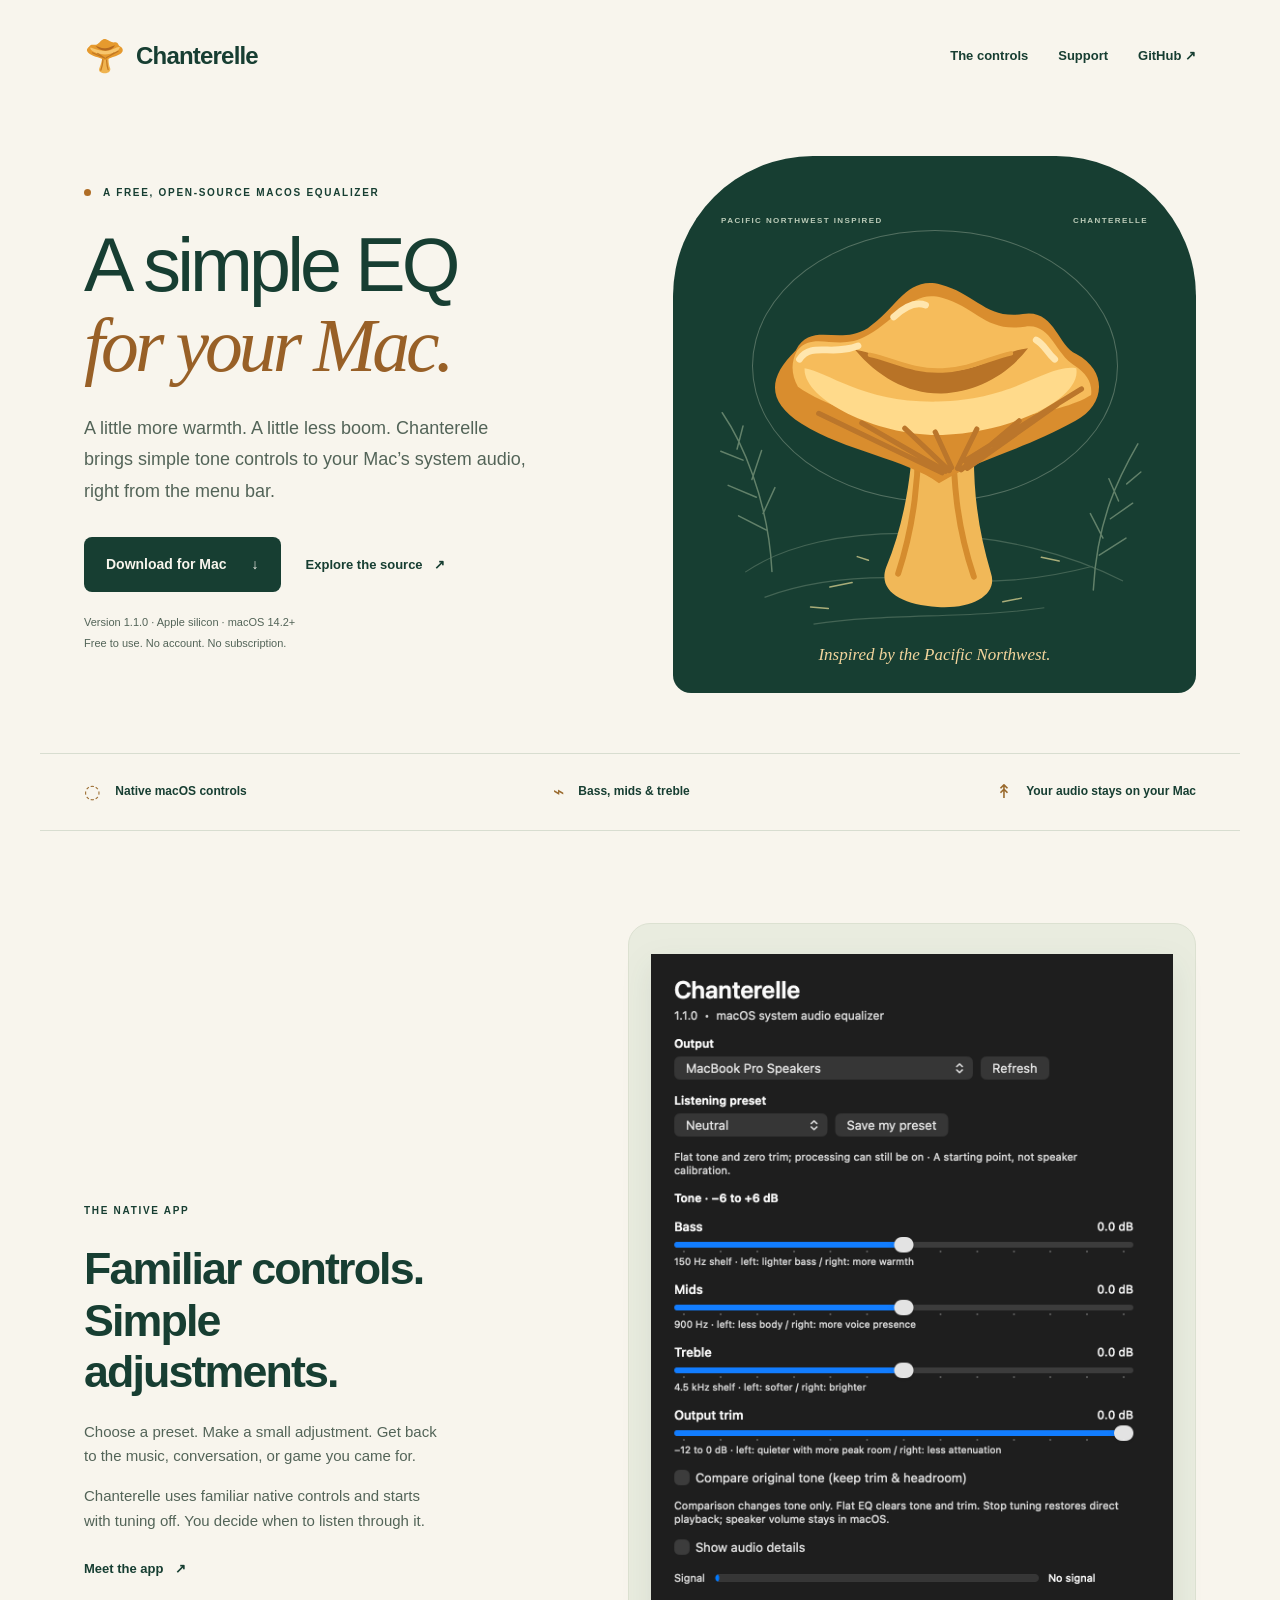
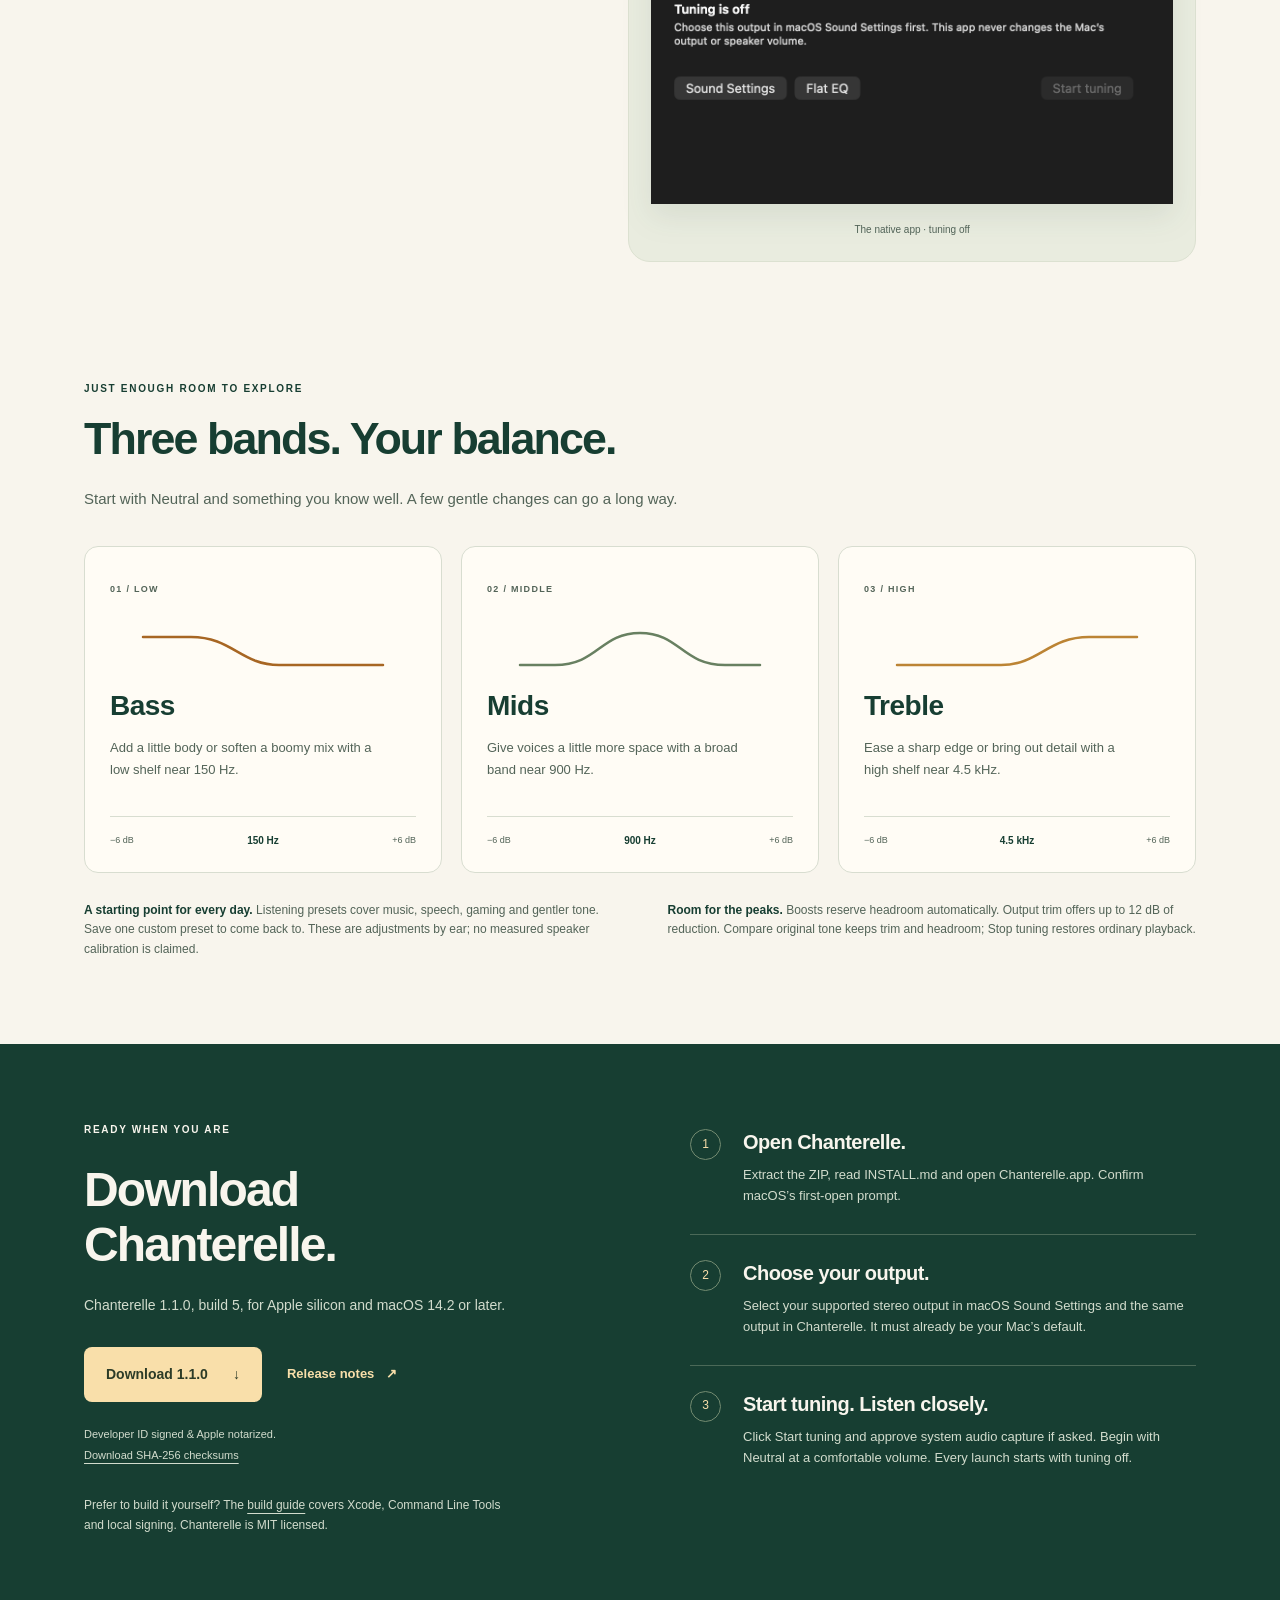
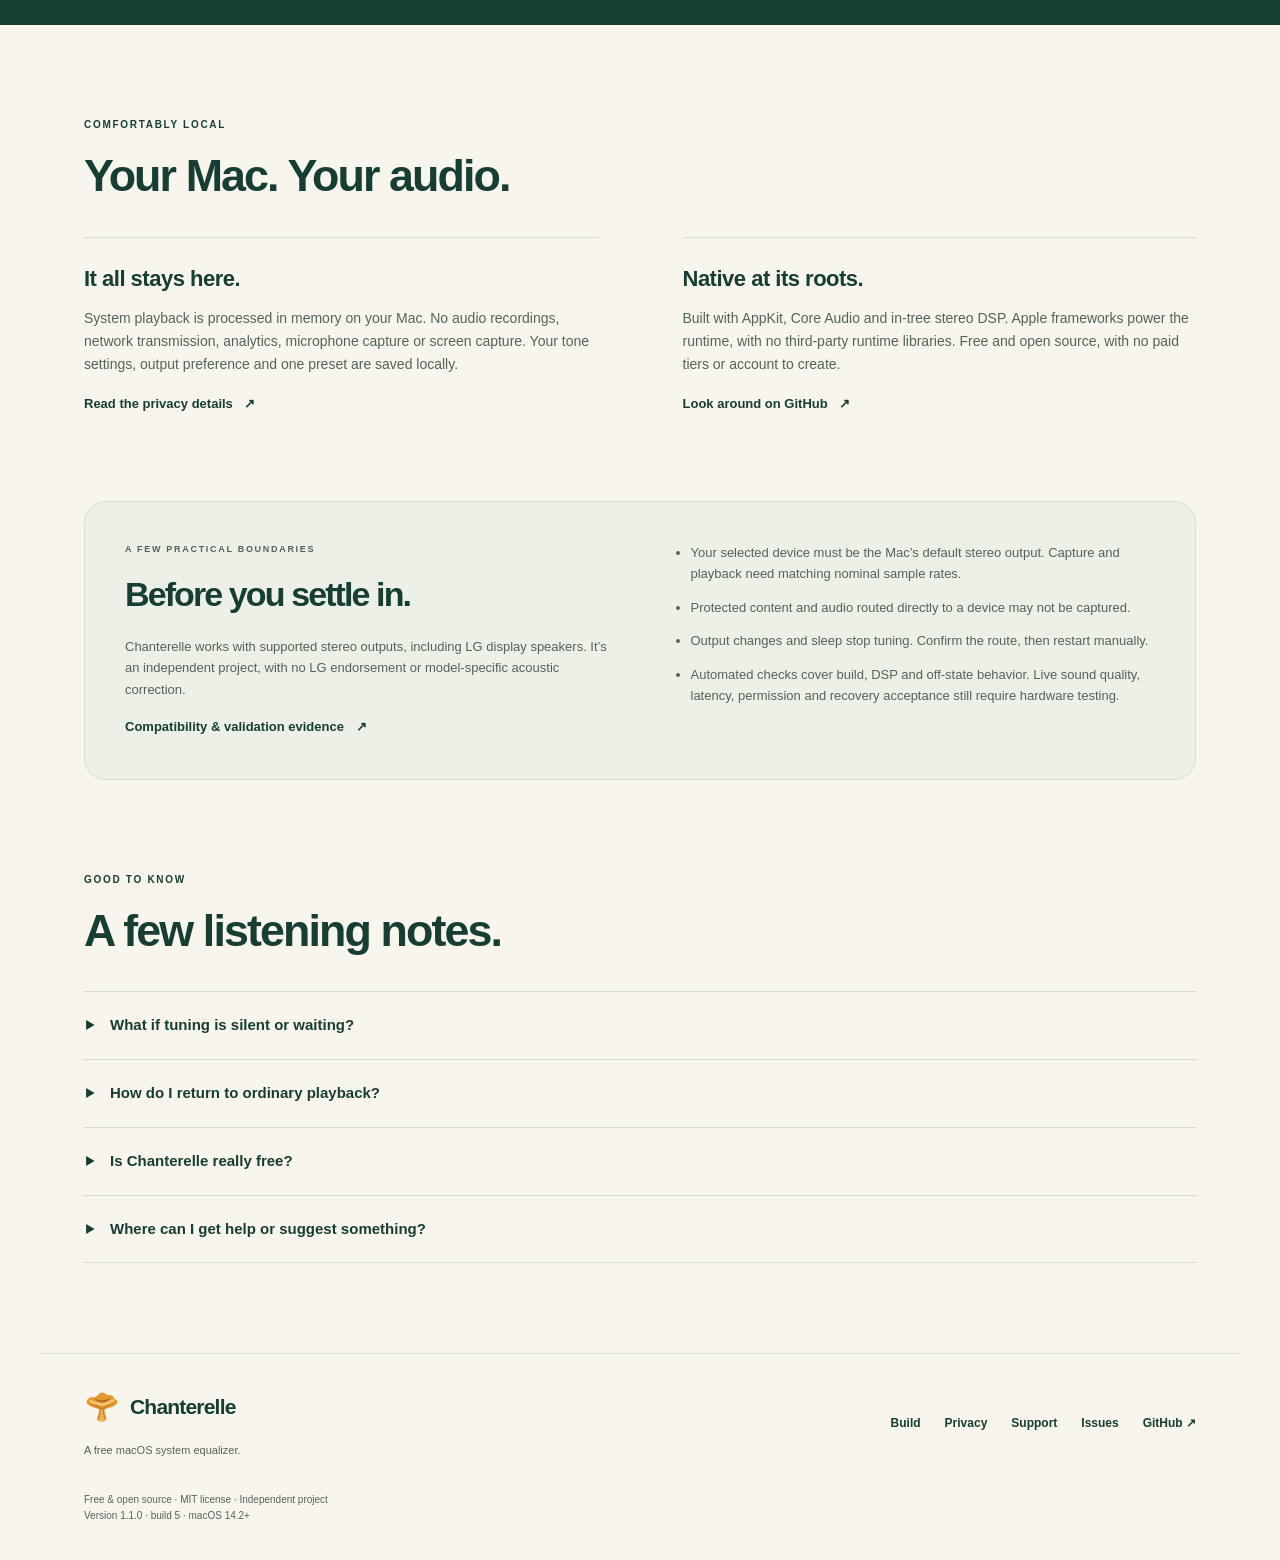
<file: docs/index.html>
<!doctype html>
<html lang="en">
<head>
  <meta charset="utf-8">
  <meta name="viewport" content="width=device-width, initial-scale=1">
  <meta name="description" content="Chanterelle is a free, open-source macOS system equalizer. Shape your sound with simple native controls. Local processing, no subscriptions.">
  <meta name="theme-color" content="#173e32">
  <meta name="color-scheme" content="light">
  <title>Chanterelle — Free macOS audio equalizer</title>
  <link rel="canonical" href="https://fcw1987.github.io/Chanterelle/">
  <link rel="icon" type="image/svg+xml" href="assets/mark.svg">
  <link rel="stylesheet" href="assets/site.css">
</head>
<body>
<a class="skip" href="#main">Skip to content</a>
<header id="top" class="header wrap">
  <a class="brand" href="index.html" aria-label="Chanterelle home"><img src="assets/mark.svg" width="42" height="42" alt=""><span>Chanterelle</span></a>
  <nav aria-label="Main navigation"><a href="#controls">The controls</a><a href="support.html">Support</a><a href="https://github.com/fcw1987/Chanterelle">GitHub <span aria-hidden="true">↗</span></a></nav>
</header>
<main id="main">
  <section class="hero wrap" aria-labelledby="hero-title">
    <div class="hero-copy">
      <p class="eyebrow"><span class="dot"></span> A FREE, OPEN-SOURCE MACOS EQUALIZER</p>
      <h1 id="hero-title">A simple EQ<br> <em>for your Mac.</em></h1>
      <p class="lede">A little more warmth. A little less boom. Chanterelle brings simple tone controls to your Mac’s system audio, right from the menu bar.</p>
      <div class="actions"><a class="button" href="https://github.com/fcw1987/Chanterelle/releases/download/v1.1.0/Chanterelle-1.1.0-macos-arm64.zip">Download for Mac <span aria-hidden="true">↓</span></a><a class="text-link" href="https://github.com/fcw1987/Chanterelle">Explore the source <span aria-hidden="true">↗</span></a></div>
      <p class="micro">Version 1.1.0 · Apple silicon · macOS 14.2+<br> Free to use. No account. No subscription.</p>
    </div>
    <figure class="forest-art"><div class="art-label"><span>PACIFIC NORTHWEST INSPIRED</span><span aria-hidden="true">CHANTERELLE</span></div><img src="assets/forest.svg" width="640" height="600" alt="A golden chanterelle mushroom growing among fern fronds"><figcaption>Inspired by the Pacific Northwest.</figcaption></figure>
  </section>
  <div class="qualities wrap" aria-label="Chanterelle at a glance"><p><span aria-hidden="true">◌</span> Native macOS controls</p><p><span aria-hidden="true">⌁</span> Bass, mids &amp; treble</p><p><span aria-hidden="true">↟</span> Your audio stays on your Mac</p></div>
  <section class="section wrap app-demo" aria-labelledby="app-title">
    <div class="demo-copy"><p class="eyebrow">THE NATIVE APP</p><h2 id="app-title">Familiar controls.<br> Simple adjustments.</h2><p>Choose a preset. Make a small adjustment. Get back to the music, conversation, or game you came for.</p><p>Chanterelle uses familiar native controls and starts with tuning off. You decide when to listen through it.</p><a class="text-link" href="https://github.com/fcw1987/Chanterelle/blob/main/docs/USAGE.md">Meet the app <span aria-hidden="true">↗</span></a></div>
    <figure class="app-shot"><img src="assets/app-window.png" alt="Chanterelle’s native macOS window with tuning off, listening presets, and bass, mids, treble and output trim controls" width="540" loading="lazy"><figcaption>The native app · tuning off</figcaption></figure>
  </section>
  <section id="controls" class="section wrap controls" aria-labelledby="controls-title">
    <div class="section-head"><p class="eyebrow">JUST ENOUGH ROOM TO EXPLORE</p><h2 id="controls-title">Three bands. Your balance.</h2><p>Start with Neutral and something you know well. A few gentle changes can go a long way.</p></div>
    <div class="cards">
      <article class="card"><span class="number">01 / LOW</span><div class="band-drawing bass" aria-hidden="true"><svg viewBox="0 0 240 64"><path d="M0 20h48c41 0 50 28 88 28h104"/></svg></div><h3>Bass</h3><p>Add a little body or soften a boomy mix with a low shelf near 150 Hz.</p><div class="range"><span>−6 dB</span><b>150 Hz</b><span>+6 dB</span></div></article>
      <article class="card"><span class="number">02 / MIDDLE</span><div class="band-drawing mids" aria-hidden="true"><svg viewBox="0 0 240 64"><path d="M0 48h35c43 0 45-32 85-32s42 32 85 32h35"/></svg></div><h3>Mids</h3><p>Give voices a little more space with a broad band near 900 Hz.</p><div class="range"><span>−6 dB</span><b>900 Hz</b><span>+6 dB</span></div></article>
      <article class="card"><span class="number">03 / HIGH</span><div class="band-drawing treble" aria-hidden="true"><svg viewBox="0 0 240 64"><path d="M0 48h104c38 0 47-28 88-28h48"/></svg></div><h3>Treble</h3><p>Ease a sharp edge or bring out detail with a high shelf near 4.5 kHz.</p><div class="range"><span>−6 dB</span><b>4.5 kHz</b><span>+6 dB</span></div></article>
    </div>
    <div class="control-notes"><p><strong>A starting point for every day.</strong> Listening presets cover music, speech, gaming and gentler tone. Save one custom preset to come back to. These are adjustments by ear; no measured speaker calibration is claimed.</p><p><strong>Room for the peaks.</strong> Boosts reserve headroom automatically. Output trim offers up to 12 dB of reduction. Compare original tone keeps trim and headroom; Stop tuning restores ordinary playback.</p></div>
  </section>
  <section id="start" class="start-section" aria-labelledby="start-title"><div class="wrap start-grid">
    <div><p class="eyebrow">READY WHEN YOU ARE</p><h2 id="start-title">Download<br> Chanterelle.</h2><p>Chanterelle 1.1.0, build 5, for Apple silicon and macOS 14.2 or later.</p><div class="actions"><a class="button button-gold" href="https://github.com/fcw1987/Chanterelle/releases/download/v1.1.0/Chanterelle-1.1.0-macos-arm64.zip">Download 1.1.0 <span aria-hidden="true">↓</span></a><a class="text-link" href="https://github.com/fcw1987/Chanterelle/releases/tag/v1.1.0">Release notes <span aria-hidden="true">↗</span></a></div><p class="micro">Developer ID signed &amp; Apple notarized.<br> <a href="https://github.com/fcw1987/Chanterelle/releases/download/v1.1.0/SHA256SUMS.txt">Download SHA-256 checksums</a></p><p class="source-note">Prefer to build it yourself? The <a href="https://github.com/fcw1987/Chanterelle/blob/main/docs/BUILD.md">build guide</a> covers Xcode, Command Line Tools and local signing. Chanterelle is MIT licensed.</p></div>
    <ol class="steps"><li><span>1</span><div><h3>Open Chanterelle.</h3><p>Extract the ZIP, read INSTALL.md and open Chanterelle.app. Confirm macOS’s first-open prompt.</p></div></li><li><span>2</span><div><h3>Choose your output.</h3><p>Select your supported stereo output in macOS Sound Settings and the same output in Chanterelle. It must already be your Mac’s default.</p></div></li><li><span>3</span><div><h3>Start tuning. Listen closely.</h3><p>Click Start tuning and approve system audio capture if asked. Begin with Neutral at a comfortable volume. Every launch starts with tuning off.</p></div></li></ol>
  </div></section>
  <section id="details" class="section wrap" aria-labelledby="details-title"><div class="section-head"><p class="eyebrow">COMFORTABLY LOCAL</p><h2 id="details-title">Your Mac. Your audio.</h2></div><div class="details-grid"><article><h3>It all stays here.</h3><p>System playback is processed in memory on your Mac. No audio recordings, network transmission, analytics, microphone capture or screen capture. Your tone settings, output preference and one preset are saved locally.</p><a class="text-link" href="privacy.html">Read the privacy details <span aria-hidden="true">↗</span></a></article><article><h3>Native at its roots.</h3><p>Built with AppKit, Core Audio and in-tree stereo DSP. Apple frameworks power the runtime, with no third-party runtime libraries. Free and open source, with no paid tiers or account to create.</p><a class="text-link" href="https://github.com/fcw1987/Chanterelle">Look around on GitHub <span aria-hidden="true">↗</span></a></article></div></section>
  <section id="limits" class="limits wrap" aria-labelledby="limits-title"><div><p class="eyebrow">A FEW PRACTICAL BOUNDARIES</p><h2 id="limits-title">Before you settle in.</h2><p>Chanterelle works with supported stereo outputs, including LG display speakers. It’s an independent project, with no LG endorsement or model-specific acoustic correction.</p><a class="text-link" href="https://github.com/fcw1987/Chanterelle/blob/main/docs/KNOWN_LIMITS.md">Compatibility &amp; validation evidence <span aria-hidden="true">↗</span></a></div><ul><li>Your selected device must be the Mac’s default stereo output. Capture and playback need matching nominal sample rates.</li><li>Protected content and audio routed directly to a device may not be captured.</li><li>Output changes and sleep stop tuning. Confirm the route, then restart manually.</li><li>Automated checks cover build, DSP and off-state behavior. Live sound quality, latency, permission and recovery acceptance still require hardware testing.</li></ul></section>
  <section class="section wrap faq" aria-labelledby="faq-title"><div class="section-head"><p class="eyebrow">GOOD TO KNOW</p><h2 id="faq-title">A few listening notes.</h2></div><details><summary>What if tuning is silent or waiting?</summary><p>Stop tuning and confirm ordinary playback works. Check your default output and system audio capture permission in Privacy &amp; Security. Quit and reopen after permission changes. Some protected or directly routed audio may not be captured.</p></details><details><summary>How do I return to ordinary playback?</summary><p>Click Stop tuning or Quit. Compare original tone removes tone adjustments while keeping trim and headroom. Flat EQ zeroes tone and trim without changing whether processing is running. Live quit, force-quit, disconnect and sleep recovery still require hardware acceptance.</p></details><details><summary>Is Chanterelle really free?</summary><p>Yes. It’s free, open-source software under the MIT license. There are no subscriptions or paid tiers. You can inspect, modify and build the source yourself.</p></details><details><summary>Where can I get help or suggest something?</summary><p>Read the <a href="support.html">support page</a> for setup and troubleshooting, or <a href="https://github.com/fcw1987/Chanterelle/issues">open a GitHub issue</a> to report a bug or suggest a feature. Review diagnostics before sharing them.</p></details></section>
</main>
<footer class="footer wrap"><div><a class="brand" href="index.html"><img src="assets/mark.svg" width="36" height="36" alt=""><span>Chanterelle</span></a><p>A free macOS system equalizer.</p></div><nav class="footer-links" aria-label="Footer navigation"><a href="https://github.com/fcw1987/Chanterelle/blob/main/docs/BUILD.md">Build</a><a href="privacy.html">Privacy</a><a href="support.html">Support</a><a href="https://github.com/fcw1987/Chanterelle/issues">Issues</a><a href="https://github.com/fcw1987/Chanterelle">GitHub ↗</a></nav><p class="legal">Free &amp; open source · MIT license · Independent project<br> Version 1.1.0 · build 5 · macOS 14.2+</p></footer>
</body>
</html>
</file>
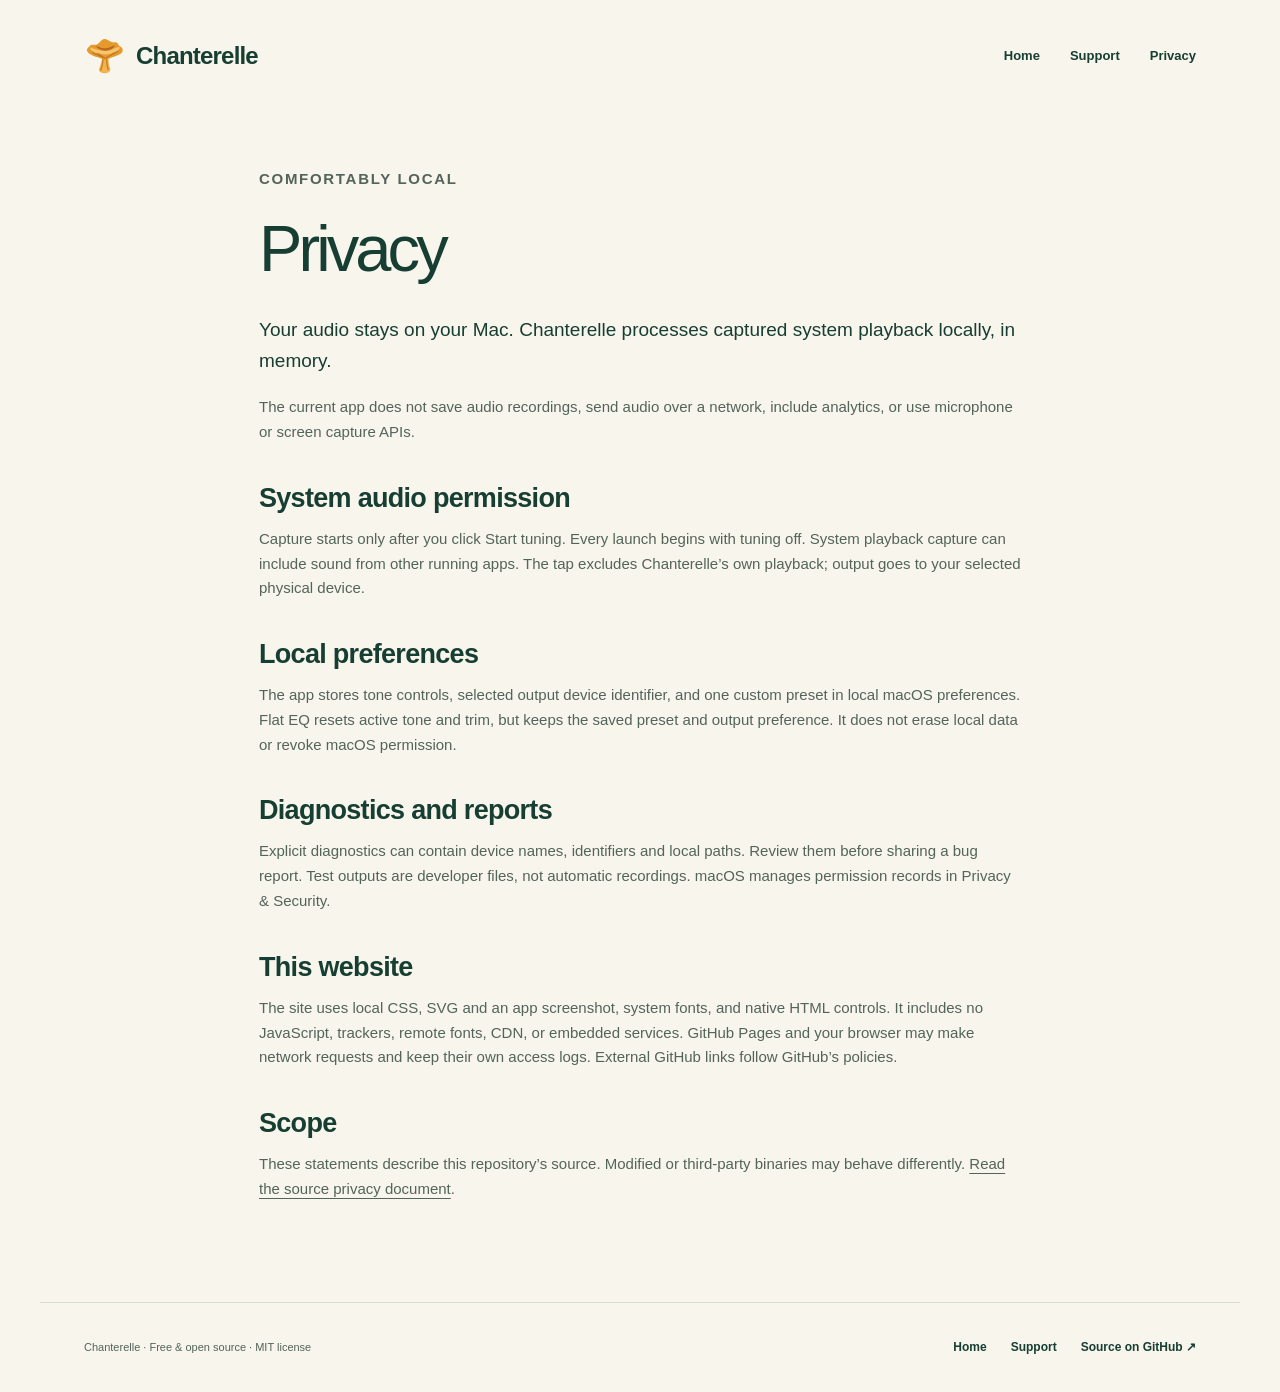
<file: docs/privacy.html>
<!doctype html>
<html lang="en">
<head>
  <meta charset="utf-8">
  <meta name="viewport" content="width=device-width, initial-scale=1">
  <meta name="description" content="How Chanterelle processes audio locally and stores preferences on your Mac.">
  <meta name="theme-color" content="#173e32">
  <title>Privacy · Chanterelle</title>
  <link rel="canonical" href="https://fcw1987.github.io/Chanterelle/privacy.html">
  <link rel="icon" type="image/svg+xml" href="assets/mark.svg">
  <link rel="stylesheet" href="assets/site.css">
</head>
<body>
<a class="skip" href="#main">Skip to content</a>
<header class="header wrap"><a class="brand" href="index.html"><img src="assets/mark.svg" width="42" height="42" alt=""><span>Chanterelle</span></a><nav aria-label="Main navigation"><a href="index.html">Home</a><a href="support.html">Support</a><a href="privacy.html" aria-current="page">Privacy</a></nav></header>
<main id="main" class="wrap page-copy">
  <p class="eyebrow">COMFORTABLY LOCAL</p><h1>Privacy</h1>
  <p class="intro">Your audio stays on your Mac. Chanterelle processes captured system playback locally, in memory.</p>
  <p>The current app does not save audio recordings, send audio over a network, include analytics, or use microphone or screen capture APIs.</p>
  <h2>System audio permission</h2><p>Capture starts only after you click Start tuning. Every launch begins with tuning off. System playback capture can include sound from other running apps. The tap excludes Chanterelle’s own playback; output goes to your selected physical device.</p>
  <h2>Local preferences</h2><p>The app stores tone controls, selected output device identifier, and one custom preset in local macOS preferences. Flat EQ resets active tone and trim, but keeps the saved preset and output preference. It does not erase local data or revoke macOS permission.</p>
  <h2>Diagnostics and reports</h2><p>Explicit diagnostics can contain device names, identifiers and local paths. Review them before sharing a bug report. Test outputs are developer files, not automatic recordings. macOS manages permission records in Privacy &amp; Security.</p>
  <h2>This website</h2><p>The site uses local CSS, SVG and an app screenshot, system fonts, and native HTML controls. It includes no JavaScript, trackers, remote fonts, CDN, or embedded services. GitHub Pages and your browser may make network requests and keep their own access logs. External GitHub links follow GitHub’s policies.</p>
  <h2>Scope</h2><p>These statements describe this repository’s source. Modified or third-party binaries may behave differently. <a href="https://github.com/fcw1987/Chanterelle/blob/main/docs/PRIVACY.md">Read the source privacy document</a>.</p>
</main>
<footer class="footer wrap sub-footer"><p>Chanterelle · Free &amp; open source · MIT license</p><nav class="footer-links" aria-label="Footer navigation"><a href="index.html">Home</a><a href="support.html">Support</a><a href="https://github.com/fcw1987/Chanterelle">Source on GitHub ↗</a></nav></footer>
</body>
</html>
</file>
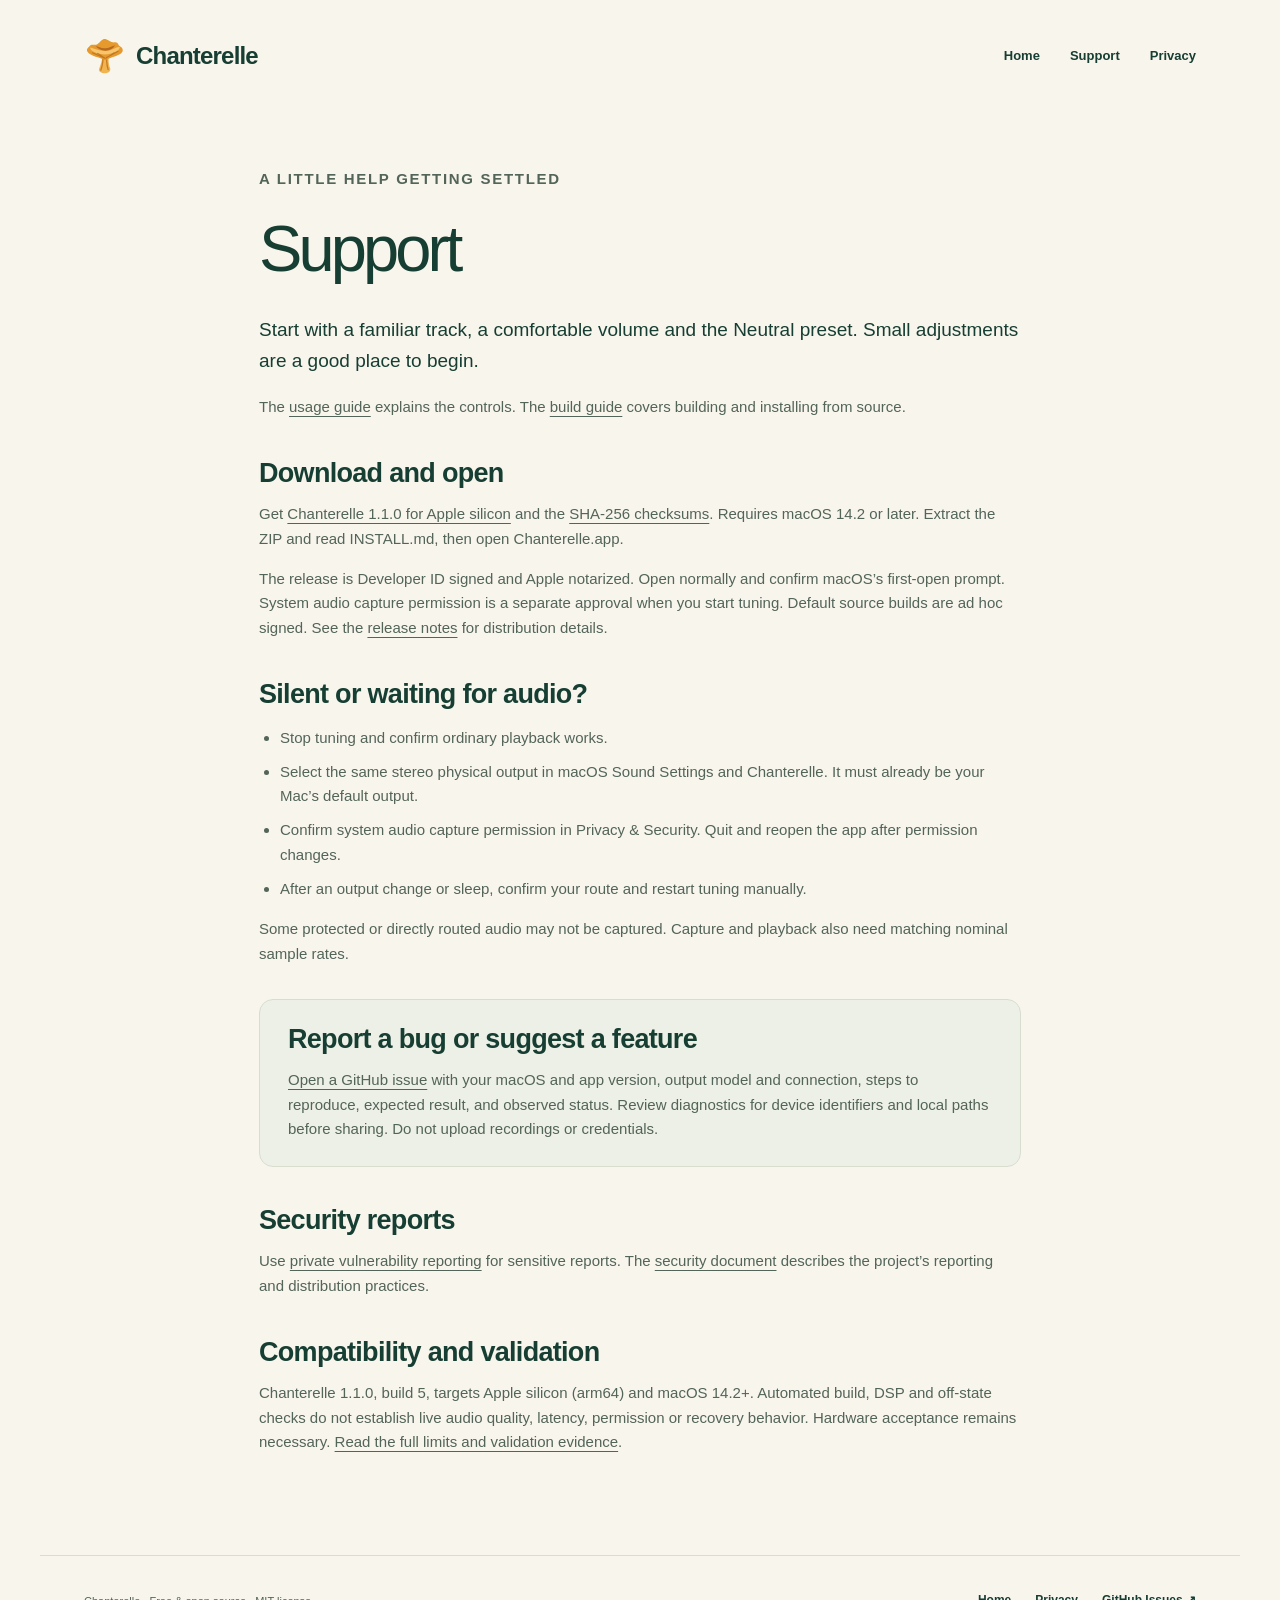
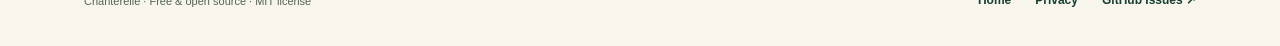
<file: docs/support.html>
<!doctype html>
<html lang="en">
<head>
  <meta charset="utf-8">
  <meta name="viewport" content="width=device-width, initial-scale=1">
  <meta name="description" content="Get started with Chanterelle, troubleshoot system audio, and report a bug or request a feature on GitHub.">
  <meta name="theme-color" content="#173e32">
  <title>Support · Chanterelle</title>
  <link rel="canonical" href="https://fcw1987.github.io/Chanterelle/support.html">
  <link rel="icon" type="image/svg+xml" href="assets/mark.svg">
  <link rel="stylesheet" href="assets/site.css">
</head>
<body>
<a class="skip" href="#main">Skip to content</a>
<header class="header wrap"><a class="brand" href="index.html"><img src="assets/mark.svg" width="42" height="42" alt=""><span>Chanterelle</span></a><nav aria-label="Main navigation"><a href="index.html">Home</a><a href="support.html" aria-current="page">Support</a><a href="privacy.html">Privacy</a></nav></header>
<main id="main" class="wrap page-copy">
  <p class="eyebrow">A LITTLE HELP GETTING SETTLED</p><h1>Support</h1>
  <p class="intro">Start with a familiar track, a comfortable volume and the Neutral preset. Small adjustments are a good place to begin.</p>
  <p>The <a href="https://github.com/fcw1987/Chanterelle/blob/main/docs/USAGE.md">usage guide</a> explains the controls. The <a href="https://github.com/fcw1987/Chanterelle/blob/main/docs/BUILD.md">build guide</a> covers building and installing from source.</p>
  <h2>Download and open</h2><p>Get <a href="https://github.com/fcw1987/Chanterelle/releases/download/v1.1.0/Chanterelle-1.1.0-macos-arm64.zip">Chanterelle 1.1.0 for Apple silicon</a> and the <a href="https://github.com/fcw1987/Chanterelle/releases/download/v1.1.0/SHA256SUMS.txt">SHA-256 checksums</a>. Requires macOS 14.2 or later. Extract the ZIP and read INSTALL.md, then open Chanterelle.app.</p><p>The release is Developer ID signed and Apple notarized. Open normally and confirm macOS’s first-open prompt. System audio capture permission is a separate approval when you start tuning. Default source builds are ad hoc signed. See the <a href="https://github.com/fcw1987/Chanterelle/releases/tag/v1.1.0">release notes</a> for distribution details.</p>
  <h2>Silent or waiting for audio?</h2><ul><li>Stop tuning and confirm ordinary playback works.</li><li>Select the same stereo physical output in macOS Sound Settings and Chanterelle. It must already be your Mac’s default output.</li><li>Confirm system audio capture permission in Privacy &amp; Security. Quit and reopen the app after permission changes.</li><li>After an output change or sleep, confirm your route and restart tuning manually.</li></ul><p>Some protected or directly routed audio may not be captured. Capture and playback also need matching nominal sample rates.</p>
  <div class="help-card"><h2>Report a bug or suggest a feature</h2><p><a href="https://github.com/fcw1987/Chanterelle/issues">Open a GitHub issue</a> with your macOS and app version, output model and connection, steps to reproduce, expected result, and observed status. Review diagnostics for device identifiers and local paths before sharing. Do not upload recordings or credentials.</p></div>
  <h2>Security reports</h2><p>Use <a href="https://github.com/fcw1987/Chanterelle/security/advisories/new">private vulnerability reporting</a> for sensitive reports. The <a href="https://github.com/fcw1987/Chanterelle/blob/main/docs/SECURITY.md">security document</a> describes the project’s reporting and distribution practices.</p>
  <h2>Compatibility and validation</h2><p>Chanterelle 1.1.0, build 5, targets Apple silicon (arm64) and macOS 14.2+. Automated build, DSP and off-state checks do not establish live audio quality, latency, permission or recovery behavior. Hardware acceptance remains necessary. <a href="https://github.com/fcw1987/Chanterelle/blob/main/docs/KNOWN_LIMITS.md">Read the full limits and validation evidence</a>.</p>
</main>
<footer class="footer wrap sub-footer"><p>Chanterelle · Free &amp; open source · MIT license</p><nav class="footer-links" aria-label="Footer navigation"><a href="index.html">Home</a><a href="privacy.html">Privacy</a><a href="https://github.com/fcw1987/Chanterelle/issues">GitHub Issues ↗</a></nav></footer>
</body>
</html>
</file>
<file: docs/assets/site.css>
:root{--paper:#f8f5ed;--ink:#173e32;--muted:#536458;--line:#d8ddd0;--gold:#e6a441;--gold-light:#f9dfaa;--soft:#edf0e6;--forest:#173e32;--radius:22px}*{box-sizing:border-box}html{scroll-behavior:smooth;scroll-padding-top:30px}body{margin:0;background:var(--paper);color:var(--ink);font-family:-apple-system,BlinkMacSystemFont,"Segoe UI",sans-serif;font-size:16px;line-height:1.65;-webkit-font-smoothing:antialiased}a{color:inherit;text-decoration:none}a:hover{text-decoration:underline;text-underline-offset:5px}a:focus-visible,summary:focus-visible{outline:3px solid #a75918;outline-offset:6px;border-radius:3px}img{display:block;max-width:100%}p,h1,h2,h3,figure{margin-top:0}.wrap{max-width:1200px;margin:0 auto;padding-left:44px;padding-right:44px}.header{min-height:112px;display:flex;align-items:center;justify-content:space-between;gap:24px}.brand{display:inline-flex;gap:10px;align-items:center;font-size:24px;font-weight:680;letter-spacing:-.8px}.brand img{flex-shrink:0}.header nav{display:flex;gap:30px;font-size:13px;font-weight:600}.hero{display:grid;grid-template-columns:1.05fr 1fr;gap:40px;padding-top:44px;padding-bottom:60px;align-items:center}.eyebrow{font-size:10px;font-weight:750;letter-spacing:1.7px;margin-bottom:23px}.dot{display:inline-block;width:7px;height:7px;background:#af6d26;border-radius:50%;margin-right:8px}h1{font-size:clamp(58px,5.9vw,78px);line-height:1.06;font-weight:540;letter-spacing:-3.9px;margin-bottom:27px}h1 em{font-family:Georgia,"Times New Roman",serif;font-weight:400;color:#986027;white-space:nowrap}h2{font-size:clamp(34px,3.5vw,46px);line-height:1.15;font-weight:550;letter-spacing:-1.9px;margin-bottom:22px}h3{font-size:22px;line-height:1.3;letter-spacing:-.5px;margin-bottom:14px}.lede{font-size:18px;color:var(--muted);max-width:445px;line-height:1.75}.actions{display:flex;gap:25px;align-items:center;margin-top:30px;flex-wrap:wrap}.button{display:inline-flex;align-items:center;justify-content:space-between;gap:25px;background:var(--ink);color:var(--paper);padding:16px 22px;border-radius:8px;font-size:14px;font-weight:650;transition:background .15s}.button:hover{background:#2c5746;text-decoration:none}.button:focus-visible{outline-offset:5px}.text-link{display:inline-block;font-size:13px;font-weight:650;line-height:1.6}.text-link span{margin-left:8px}.micro{font-size:11px;color:var(--muted);margin-top:20px;line-height:1.85}.forest-art{margin:0;background:var(--forest);border-radius:140px 140px 18px 18px;position:relative;overflow:hidden;color:#e4e7d9;padding:30px 24px 24px;isolation:isolate}.forest-art:before{content:"";position:absolute;top:74px;left:15%;right:15%;height:270px;border:1px solid #537061;border-radius:50%;z-index:-1}.forest-art img{width:100%;height:auto;margin:4px 0 -35px}.art-label{display:flex;justify-content:space-between;gap:10px;padding:28px 24px 0;font-size:8px;letter-spacing:1.4px;font-weight:600;color:#bbcbb8}.art-label>span:last-child{white-space:nowrap}.forest-art figcaption{font-family:Georgia,"Times New Roman",serif;font-size:17px;text-align:center;color:#f2d49c;font-style:italic}.qualities{display:flex;justify-content:space-between;gap:25px;border-top:1px solid var(--line);border-bottom:1px solid var(--line);padding-top:22px;padding-bottom:22px}.qualities p{margin:0;font-size:12px;font-weight:550}.qualities span{font-size:19px;margin-right:11px;color:#99692c;vertical-align:middle}.section{padding-top:92px;padding-bottom:84px}.app-demo{display:grid;grid-template-columns:.8fr 1fr;gap:90px;align-items:center}.demo-copy{max-width:355px}.demo-copy>p:not(.eyebrow){font-size:15px;color:var(--muted)}.demo-copy .text-link{margin-top:10px}.app-shot{margin:0;text-align:center;background:#e9ecdf;border:1px solid #dce1d1;border-radius:var(--radius);padding:30px 22px 22px}.app-shot img{width:100%;max-width:540px;height:auto;margin:auto;filter:drop-shadow(0 12px 15px #173e3216)}.app-shot figcaption{margin-top:18px;font-size:10px;color:var(--muted)}.controls{padding-top:35px}.section-head{max-width:650px;margin-bottom:35px}.section-head .eyebrow{margin-bottom:16px}.section-head>p:last-child{color:var(--muted);font-size:15px}.cards{display:grid;grid-template-columns:repeat(3,1fr);gap:19px}.card{background:#fffcf5;border:1px solid var(--line);padding:27px 25px 22px;border-radius:14px}.number{font-size:9px;letter-spacing:1.3px;font-weight:650;color:var(--muted)}.band-drawing{height:87px;padding-top:16px}.band-drawing svg{height:64px;width:100%;overflow:visible}.band-drawing path{stroke:#a76623;stroke-width:2.5;fill:none;stroke-linecap:round}.mids path{stroke:#688061}.treble path{stroke:#bc8434}.card h3{font-size:28px;margin-bottom:13px;font-weight:550}.card p{font-size:13px;color:var(--muted);min-height:66px;max-width:270px}.range{display:flex;justify-content:space-between;gap:12px;border-top:1px solid var(--line);padding-top:16px;font-size:9px;color:var(--muted)}.range b{color:var(--ink);font-size:10px}.control-notes{display:grid;grid-template-columns:1fr 1fr;gap:55px;margin-top:28px}.control-notes p{font-size:12px;color:var(--muted);margin:0}.control-notes strong{color:var(--ink)}.start-section{background:var(--forest);color:var(--paper);padding:78px 0}.start-grid{display:grid;grid-template-columns:1fr 1fr;gap:100px}.start-grid>div>p:not(.eyebrow){font-size:14px;color:#d2dccd;max-width:430px}.start-grid h2{font-size:48px}.button-gold{background:var(--gold-light);color:#2c3b27}.button-gold:hover{background:#f5c975}.start-grid .text-link{color:#f9dfaa}.start-grid .micro{margin-top:22px;font-size:11px!important;line-height:1.9}.start-grid .micro a,.source-note a{text-decoration:underline;text-underline-offset:4px}.start-grid .source-note{margin-top:30px;font-size:12px!important;max-width:390px}.start-section a:focus-visible{outline-color:#f9dfaa}.steps{list-style:none;padding:0;margin:0}.steps li{display:flex;gap:22px;padding:7px 0 27px}.steps li+li{padding-top:25px;border-top:1px solid #4b6958}.steps li>span{flex:0 0 31px;height:31px;border:1px solid #738b71;border-radius:50%;display:grid;place-items:center;font-size:12px;color:#f9dfaa}.steps h3{font-size:20px;margin-bottom:9px}.steps p{font-size:13px;color:#d2dccd;margin:0}.details-grid{display:grid;grid-template-columns:1fr 1fr;gap:85px}.details-grid p{font-size:14px;color:var(--muted)}.details-grid article{border-top:1px solid var(--line);padding-top:27px}.limits{background:var(--soft);border:1px solid var(--line);border-radius:var(--radius);padding:40px;display:grid;grid-template-columns:1fr 1fr;gap:65px;width:calc(100% - 88px);max-width:1112px}.limits p,.limits li{color:var(--muted);font-size:13px}.limits h2{font-size:34px}.limits .eyebrow{font-size:9px;margin-bottom:18px}.limits ul{padding-left:18px;margin:0}.limits li{margin-bottom:12px}.limits li:last-child{margin:0}.faq{padding-bottom:90px}details{border-top:1px solid var(--line);padding:21px 0}details:last-child{border-bottom:1px solid var(--line)}summary{font-size:15px;font-weight:600;cursor:pointer;list-style-position:outside;margin-left:20px;padding-left:6px}details p{color:var(--muted);font-size:13px;max-width:820px;margin:16px 0 0 26px}details a{text-decoration:underline;text-underline-offset:3px}.footer{display:flex;flex-wrap:wrap;align-items:center;gap:25px;justify-content:space-between;border-top:1px solid var(--line);padding-top:35px;padding-bottom:35px}.footer .brand{font-size:21px}.footer p{font-size:11px;color:var(--muted);margin:7px 0 0}.footer-links{display:flex;flex-wrap:wrap;gap:24px;font-size:12px;font-weight:650}.footer .legal{flex-basis:100%;font-size:10px;margin-top:8px}.skip{position:fixed;top:12px;left:12px;z-index:10;background:var(--ink);color:#fff;padding:10px 15px;border-radius:5px;transform:translateY(-150%)}.skip:focus{transform:none}.page-copy{padding-top:55px;padding-bottom:85px;max-width:850px}.page-copy h1{font-size:65px;margin-bottom:30px}.page-copy h2{font-size:27px;letter-spacing:-.7px;margin-top:38px;margin-bottom:13px}.page-copy p,.page-copy li{color:var(--muted);font-size:15px}.page-copy a{text-decoration:underline;text-underline-offset:4px}.page-copy .intro{font-size:19px;color:var(--ink)}.page-copy .help-card{background:var(--soft);border:1px solid var(--line);border-radius:14px;padding:24px 28px;margin:32px 0}.help-card h2{margin-top:0}.help-card p:last-child{margin-bottom:0}.page-copy ul{padding-left:21px}.page-copy li{margin-bottom:9px}.sub-footer{font-size:12px}.sub-footer p{margin:0}.sub-footer a{font-size:12px;font-weight:600}@media(max-width:1000px){.wrap{padding-left:32px;padding-right:32px}.hero{gap:30px}.hero h1{font-size:60px;letter-spacing:-3px}.hero .lede{font-size:16px}.hero .actions{gap:18px}.art-label{font-size:7px;letter-spacing:1px;padding:25px 8px 0}.forest-art{padding-left:15px;padding-right:15px;border-radius:115px 115px 18px 18px}.forest-art figcaption{font-size:15px}.app-demo{gap:45px}.start-grid{gap:55px}.limits{width:calc(100% - 64px);gap:40px}.qualities{gap:15px}.qualities p{font-size:11px}.qualities span{margin-right:6px}.details-grid{gap:50px}}@media(max-width:760px){.wrap{padding-left:24px;padding-right:24px}.header{min-height:92px;gap:15px}.header .brand{font-size:22px}.header nav{gap:17px;font-size:12px}.header nav>a:first-child{display:none}.hero{grid-template-columns:1fr;padding-top:30px;gap:35px;padding-bottom:40px}.hero-copy{max-width:540px}.hero h1{font-size:clamp(50px,9.6vw,70px);letter-spacing:-2.8px}.hero .lede{font-size:17px;max-width:480px}.hero .eyebrow{font-size:9px;letter-spacing:1.2px}.hero .micro br{display:none}.hero .micro{max-width:380px}.forest-art{max-width:510px;width:100%;justify-self:center;border-radius:135px 135px 18px 18px;padding-left:25px;padding-right:25px}.forest-art img{margin-top:-5px;margin-bottom:-45px}.art-label{padding-top:25px;font-size:8px}.qualities{flex-wrap:wrap;justify-content:center;gap:15px 27px;padding-top:20px;padding-bottom:20px}.section{padding-top:62px;padding-bottom:58px}.app-demo{grid-template-columns:1fr;gap:30px}.demo-copy{max-width:470px}.app-shot{max-width:600px;padding:24px 15px 18px}.controls{padding-top:16px}.cards{grid-template-columns:1fr;gap:14px}.card{padding:24px;display:grid;grid-template-columns:1fr 120px;column-gap:24px}.card .number{grid-column:1}.band-drawing{grid-column:2;grid-row:1 / 4;align-self:center;padding-top:0;height:auto}.card h3{margin-top:17px;margin-bottom:10px}.card p{min-height:0;max-width:100%;margin-bottom:17px}.card .range{grid-column:1 / -1}.control-notes{grid-template-columns:1fr;gap:18px;margin-top:25px}.start-section{padding:57px 0}.start-grid{grid-template-columns:1fr;gap:37px}.start-grid h2{font-size:42px}.start-grid>div>p:not(.eyebrow){max-width:100%}.start-grid .source-note{max-width:100%}.steps li:last-child{padding-bottom:0}.details-grid{grid-template-columns:1fr;gap:30px}.limits{width:calc(100% - 48px);padding:27px;grid-template-columns:1fr;gap:25px}.limits h2{font-size:32px}.limits ul{padding-left:17px}.footer{align-items:flex-start;gap:25px}.footer-links{gap:17px}.footer .legal{margin-top:0}.page-copy{padding-top:35px;padding-bottom:55px}.page-copy h1{font-size:55px}.page-copy .intro{font-size:18px}.page-copy .help-card{padding:22px}}@media(max-width:390px){.header nav{gap:11px}.header .brand{font-size:20px;gap:6px}.brand img{width:36px;height:36px}.hero h1{font-size:47px}.hero .actions{gap:22px}.art-label{font-size:6px}.forest-art{padding-top:24px}.card{grid-template-columns:1fr 80px;column-gap:14px}.qualities{justify-content:flex-start;gap:10px}.qualities p{font-size:10px}}@media(prefers-reduced-motion:reduce){html{scroll-behavior:auto}.button{transition:none}}@media print{body{background:#fff}.header nav,.actions,.forest-art,.skip{display:none}.hero,.app-demo,.start-grid,.details-grid,.limits{display:block}.section{padding-top:30px;padding-bottom:30px}.start-section{background:#fff;color:#173e32}.start-grid>div>p:not(.eyebrow),.steps p{color:#173e32}.wrap{max-width:none}.app-shot img{max-width:320px}.page-copy a{text-decoration:underline}}
/* Let narrow viewports shrink grid items without widening the page. */
.hero>*,.app-demo>*,.start-grid>*{min-width:0}
@media(max-width:760px){.hero .micro br{display:block}}
@media(max-width:390px){.hero h1{font-size:42px}.header .brand{font-size:19px}.header nav{font-size:11px;gap:10px}.header{gap:10px}}
</file>
